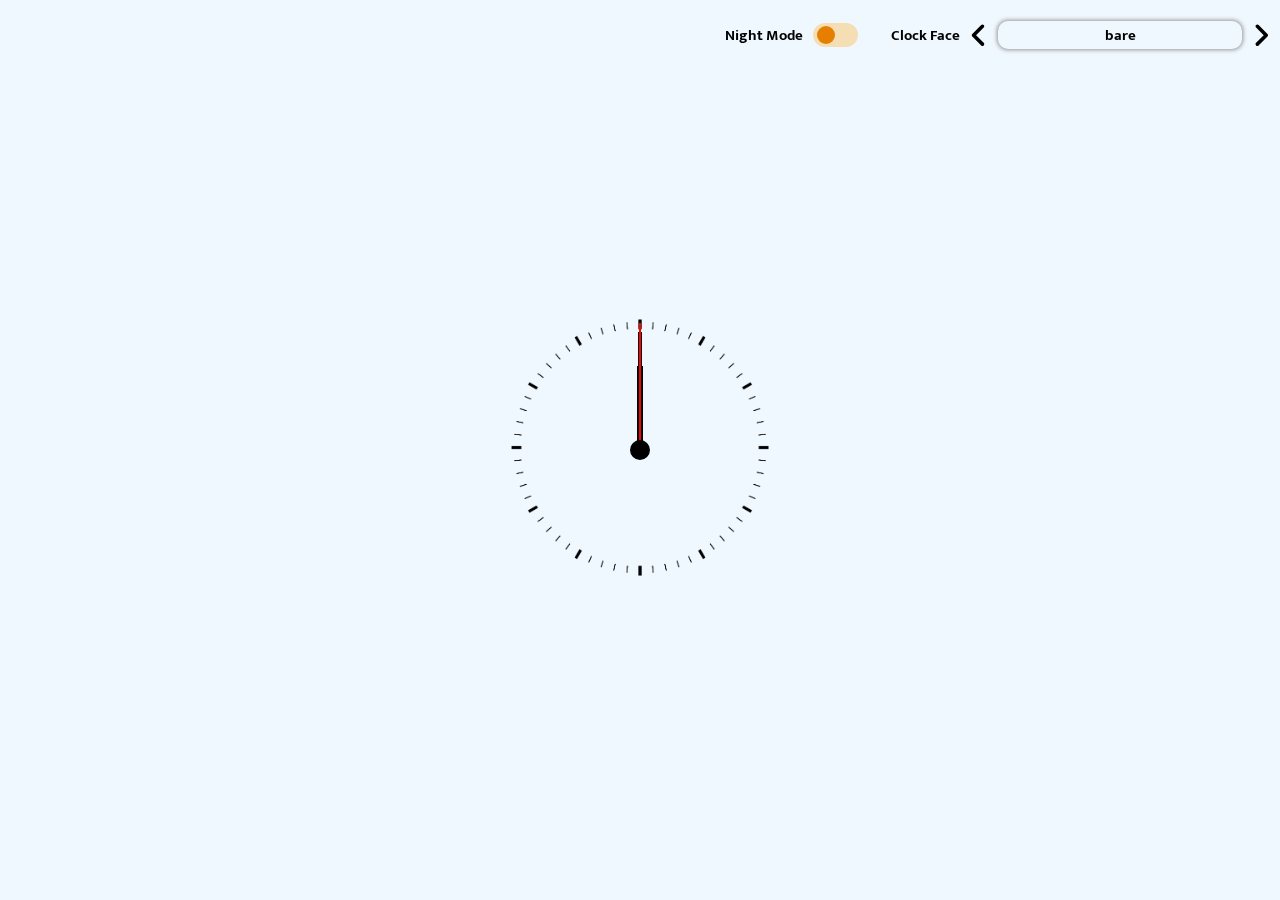
<file: index.html>
<!DOCTYPE html>
<html lang="en">
  <head>
    <meta charset="UTF-8" />
    <meta name="viewport" content="width=device-width, initial-scale=1.0" />
    <title>Analog Clock</title>
    <link href="./style.css" rel="stylesheet" />
    <link rel="preconnect" href="https://fonts.googleapis.com" />
    <link rel="preconnect" href="https://fonts.gstatic.com" crossorigin />
    <link
      href="https://fonts.googleapis.com/css2?family=Dosis:wght@300;400;500;700&family=Montserrat:wght@500;700&family=Mukta:wght@300;400;500;600;700;800&family=Roboto:wght@100;300;400;500&family=Syncopate:wght@400;700&display=swap"
      rel="stylesheet"
    />
  </head>
  <body>
    <div class="appContainer">
      <div class="settingsBar">
        <div class="nightMode">
          <span>Night Mode</span>
          <div class="slider">
            <div class="sliderKnob"></div>
          </div>
        </div>
        <div class="themeContainer">
          <span>Clock Face</span>
          <div class="theme">
            <svg
              xmlns="http://www.w3.org/2000/svg"
              viewBox="0 0 320 512"
              width="1.5rem"
              id="leftArrow"
            >
              <!--! Font Awesome Pro 6.4.2 by @fontawesome - https://fontawesome.com License - https://fontawesome.com/license (Commercial License) Copyright 2023 Fonticons, Inc. -->
              <path
                d="M41.4 233.4c-12.5 12.5-12.5 32.8 0 45.3l160 160c12.5 12.5 32.8 12.5 45.3 0s12.5-32.8 0-45.3L109.3 256 246.6 118.6c12.5-12.5 12.5-32.8 0-45.3s-32.8-12.5-45.3 0l-160 160z"
                style="fill: black"
              />
            </svg>
            <div class="themeSelect"></div>
            <svg
              xmlns="http://www.w3.org/2000/svg"
              viewBox="0 0 320 512"
              width="1.5rem"
              id="rightArrow"
            >
              <!--! Font Awesome Pro 6.4.2 by @fontawesome - https://fontawesome.com License - https://fontawesome.com/license (Commercial License) Copyright 2023 Fonticons, Inc. -->
              <path
                d="M278.6 233.4c12.5 12.5 12.5 32.8 0 45.3l-160 160c-12.5 12.5-32.8 12.5-45.3 0s-12.5-32.8 0-45.3L210.7 256 73.4 118.6c-12.5-12.5-12.5-32.8 0-45.3s32.8-12.5 45.3 0l160 160z"
                style="fill: black"
              />
            </svg>
          </div>
        </div>
      </div>
      <div class="clockFrameContainer">
        <img
          src="./public/resources/final1.png"
          alt="analog-clock-frame1.png"
          class="clockFrameImg"
          id="clockFrameImg"
        />
        <div class="hourHand"></div>
        <div class="minuteHand"></div>
        <div class="secondHand"></div>
        <div class="centerKnob"></div>
      </div>
    </div>
    <script src="./script.js" type="module"></script>
  </body>
</html>
</file>
<file: style.css>
* {
    box-sizing: border-box;
    font-size: 10px;
    margin: 0;
    padding: 0;
    /* font-family: 'Dosis', sans-serif; */
    font-weight: 700;
    /* font-family: 'Montserrat', sans-serif; */
    font-family: 'Mukta', sans-serif;
    /* font-family: 'Roboto', sans-serif;
    font-family: 'Syncopate', sans-serif; */
}

.dark {
    color: whitesmoke;
}

.appContainer {
    width: 100vw;
    height: 100vh;
    display: flex;
    flex-direction: column;
    justify-content: center;
    align-items: center;
    background-color: aliceblue;
}

.appContainer.dark {
    background-color: #141414;
}

.settingsBar {
    width: 100%;
    height: 7rem;
    position: fixed;
    top: 0;
    display: flex;
    justify-content: flex-end;
    gap: 1rem;
}

.nightMode {
    display: flex;
    align-items: center;
    justify-content: center;
    width: 16rem;
    gap: 1rem;

}

.nightMode span, .themeContainer span {
    font-size: 1.5rem;
}

.slider {
    width: 4.5rem;
    height: 2.4rem;
    border-radius: 1.2rem;
    background-color: wheat;
    inset: 0.5rem;
    display: flex;
    align-items: center;
    padding: 0 0.4rem;
    cursor: pointer;
}

.slider.dark {
    background-color: smokewhite;
}

.sliderKnob {
    width: 1.8rem;
    height: 1.8rem;
    background-color: rgb(230, 126, 0);
    border-radius: 0.9rem;
    transition: all 0.3s ease-in-out;
}

.sliderKnob.dark {
    transform: translateX(2rem);
    background-color: #494949;
}

.themeContainer {
    padding: 1rem;
    width: fit-content;
    display: flex;
    flex-direction: row;
    justify-content: center;
    align-items: center;
    gap: 1rem;
}

.theme {
    display: flex;
    flex-direction: row;
    min-width: 30rem;
    gap: 1rem;
}

.theme svg {
    flex-basis: 6%;
    flex-grow: 1;
    flex-shrink: 1;
    cursor: pointer;
}

.themeSelect {
    flex-basis: 100%;
    flex-grow: 16;
    flex-shrink: 16;
    display: flex;
    justify-content: center;
    align-items: center;
    font-size: 1.5rem;
    box-shadow: 0 0 4px 1px  rgb(150, 150, 150);
    border-radius: 1rem;
}

.clockFrameContainer {
    background-color: transparent;
    width: 22%;
    position: relative;
}

.clockFrameContainer .clockFrameImg {
    width: 100%;
}

.clockFrameContainer .clockFrameImg.dark {

    filter: invert(100%);
}

.hourHand {
    border: 3px solid black;
    width: 30%;
    position: absolute;
    top: calc(50% - 3px);
    left: 50%;
    transform: rotate(-90deg);
    transform-origin: left;
}

.hourHand.dark {
    border: 3px solid whitesmoke;
}

.minuteHand {
    border: 2px solid black;
    width: 42%;
    position: absolute;
    top: calc(50% - 2px);
    left: 50%;
    transform: rotate(-90deg);
    transform-origin: left;
}

.minuteHand.dark {
    border: 2px solid whitesmoke;
}

.secondHand {
    border: 1px solid red;
    width: 45%;
    position: absolute;
    top: calc(50% - 1px);
    left: 50%;
    transform: rotate(-90deg);
    transform-origin: left;
}

.centerKnob {
    width: 2rem;
    height: 2rem;
    position: absolute;
    border: 1rem solid black;
    border-radius: 50%;
    top: calc(50% - 1rem);
    left: calc(50% - 1rem);
}
</file>
